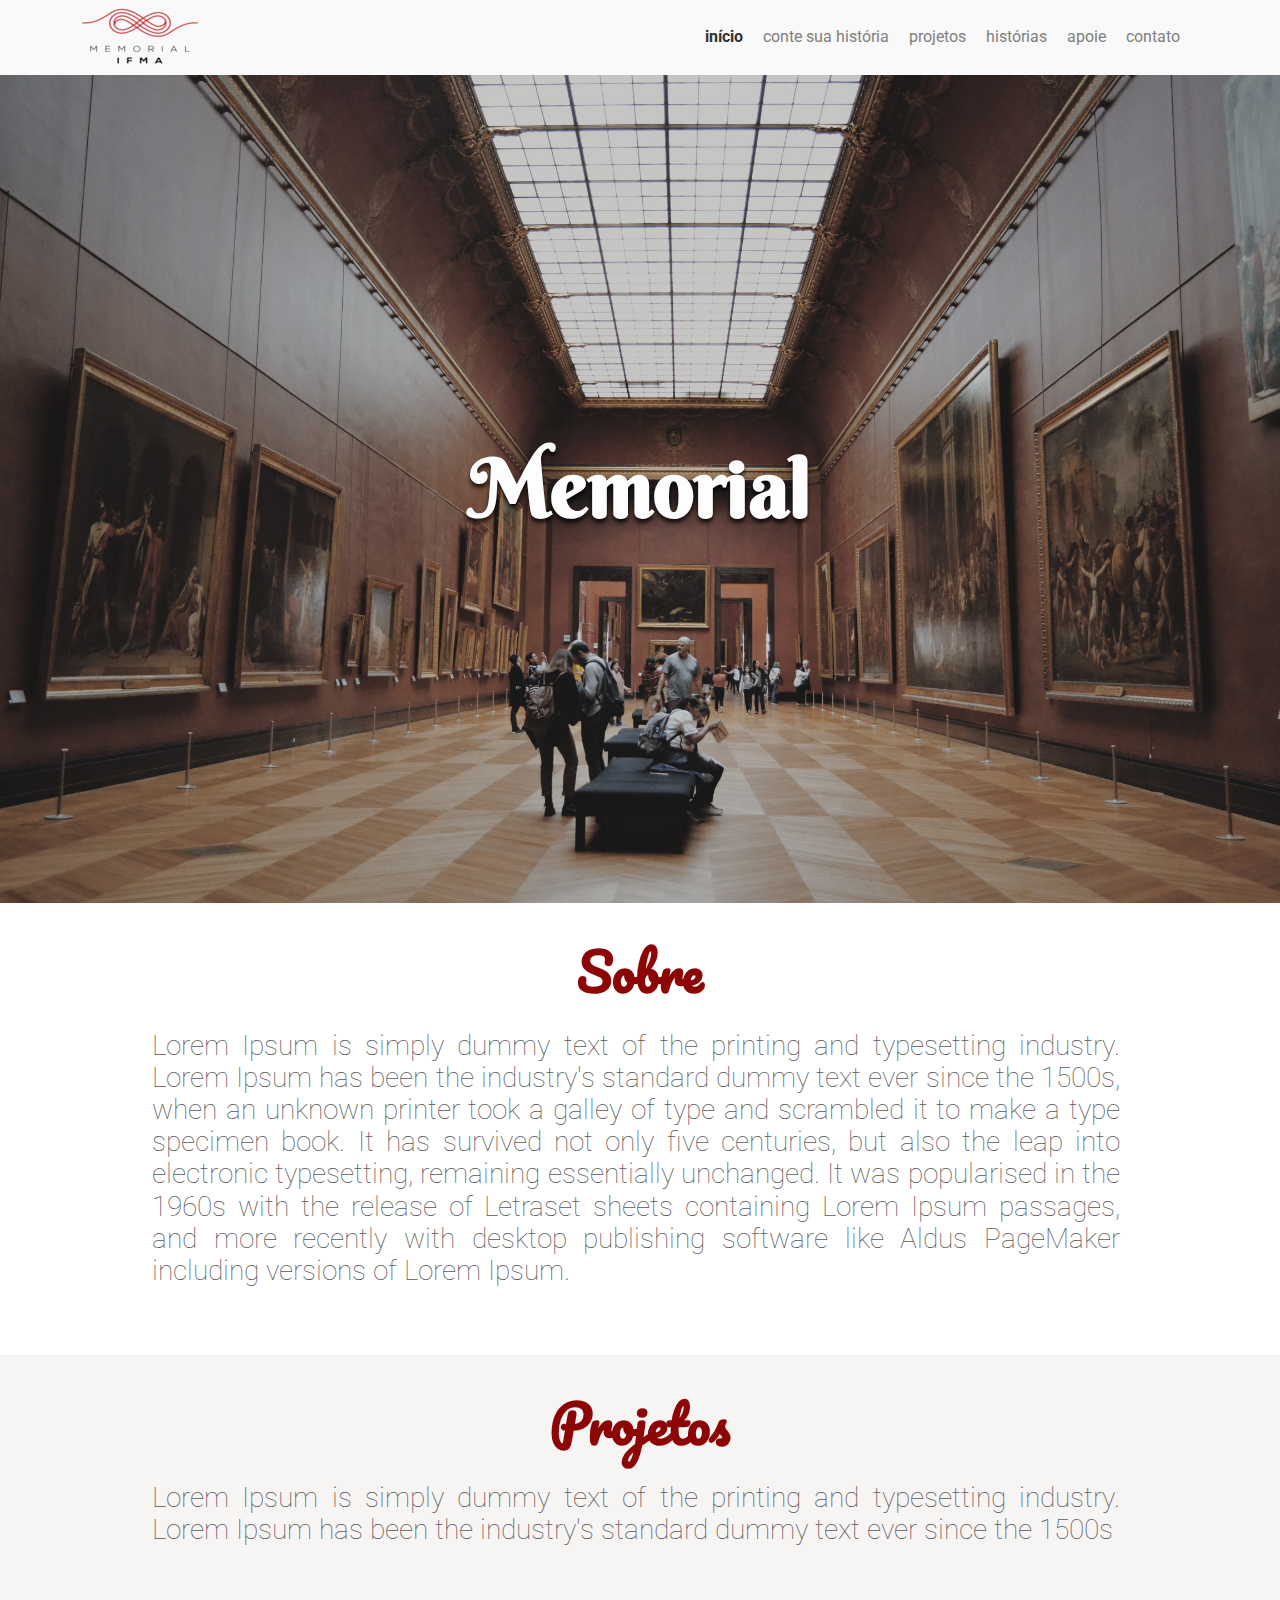
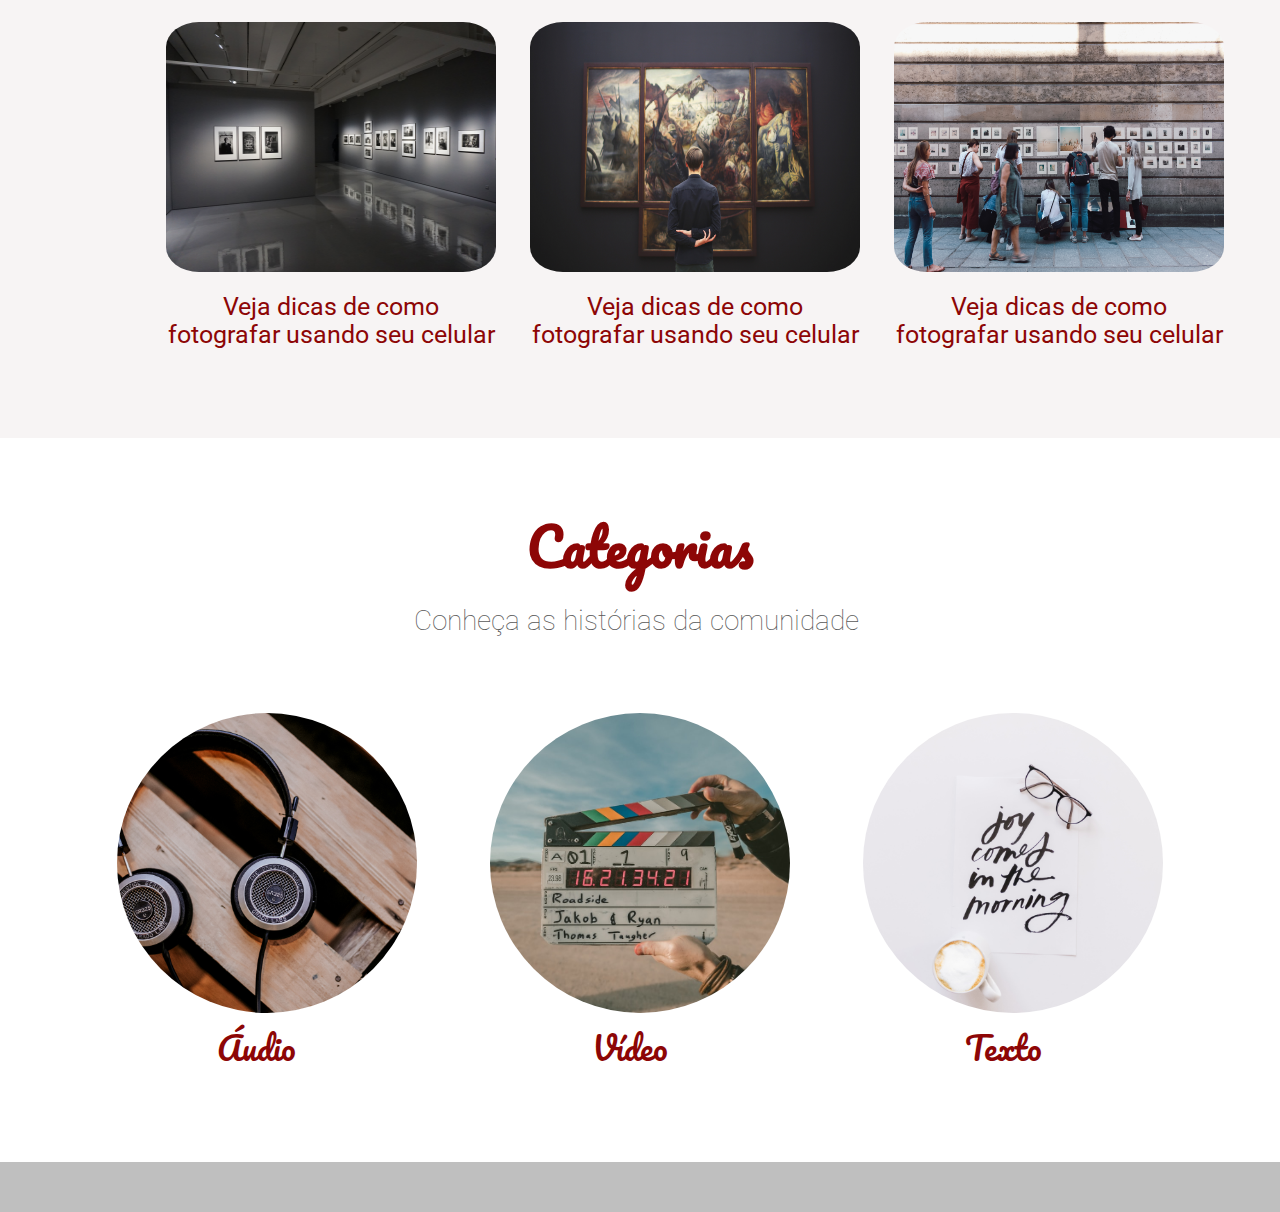
<file: index.html>
<!DOCTYPE html>
<html lang="en">
    <head>
        <link href="https://fonts.googleapis.com/css?family=Pacifico|Roboto:100,300,400,500,700,900" rel="stylesheet" />
        <meta charset="UTF-8" />
        <meta name="viewport" content="width=device-width, initial-scale=1.0" />
        <meta http-equiv="X-UA-Compatible" content="ie=edge" />
        <title>Memorial IFMA</title>
        <link href="./assets/css/normalize.css" rel="stylesheet" />
        <link href="./assets/css/reset.css" rel="stylesheet" />
        <link href="./assets/css/cabecalho.css" rel="stylesheet" />
        <link href="./assets/css/logo.css" rel="stylesheet" />
        <link href="./assets/css/menu/menu-lista.css" rel="stylesheet" />
        <link href="./assets/css/menu/menu-item.css" rel="stylesheet" />
        <link href="./assets/css/menu/menu-link.css" rel="stylesheet" />
        <link href="./assets/css/banner/banner.css" rel="stylesheet" />
        <link href="./assets/css/banner/banner-imagem.css" rel="stylesheet" />
        <link href="./assets/css/banner/banner-titulo.css" rel="stylesheet" />
        <link href="./assets/css/sobre/sobre.css" rel="stylesheet" />
        <link href="./assets/css/sobre/sobre-titulo.css" rel="stylesheet" />
        <link href="./assets/css/sobre/sobre-descricao.css" rel="stylesheet" />
        <link href="./assets/css/projetos/projeto.css" rel="stylesheet" />
        <link href="./assets/css/projetos/projeto-titulo.css" rel="stylesheet" />
        <link href="./assets/css/projetos/projeto-descricao.css" rel="stylesheet" />
        <link href="./assets/css/historias/historia.css" rel="stylesheet" />
        <link href="./assets/css/historias/historia-titulo.css" rel="stylesheet" />
        <link href="./assets/css/historias/historia-descricao.css" rel="stylesheet" />
        <link href="./assets/css/categorias.css" rel="stylesheet" />
        <link href="./assets/css/categorias/categoria.css" rel="stylesheet" />
        <link href="./assets/css/categorias/categoria-imagem.css" rel="stylesheet" />
        <link href="./assets/css/categorias/categoria-nome.css" rel="stylesheet" />
        <link href="./assets/css/categorias/categoria-funcao.css" rel="stylesheet" />
        <link href="./assets/css/categorias/categoria-link.css" rel="stylesheet" />
        <link href="./assets/css/destaques/destaque.css" rel="stylesheet" />
        <link href="./assets/css/destaques/destaque-imagem.css" rel="stylesheet" />
        <link href="./assets/css/destaques/destaque-nome.css" rel="stylesheet" />
        <link href="./assets/css/destaques/destaque-funcao.css" rel="stylesheet" />
        <link href="./assets/css/destaques/destaque-link.css" rel="stylesheet" />
        <link href="./assets/css/rodape.css" rel="stylesheet" />
    
        <!-- google font -->
    <link rel='stylesheet' href='http://fonts.googleapis.com/css?family=Kreon:300,400,700'>
    <link href="https://fonts.googleapis.com/css?family=Berkshire+Swash" rel="stylesheet">
    
    </head>
    <body>
        <header class="cabecalho">
            <img alt="IFMA" class="logo" src="./assets/img/logo.png" />
            <nav class="menu">
                <ul class="menu__lista">
                    <li class="menu__item"><a class="menu__link menu__link--ativo" href="index.html">Início</a></li>
                    <li class="menu__item"><a class="menu__link" href="conte-sua-historia.html">Conte sua História</a></li>
                    <li class="menu__item"><a class="menu__link" href="projetos.html">Projetos</a></li>
                    <li class="menu__item"><a class="menu__link" href="historias.html">Histórias</a></li>
                    <li class="menu__item"><a class="menu__link" href="apoie.html">Apoie</a></li>
                    <li class="menu__item"><a class="menu__link" href="contato.html">Contato</a></li>
                </ul>
            </nav>
        </header>
        <main class="container">
            <section class="banner">
                <div class="banner__imagem"></div>
                <h2 class="banner__titulo">Memorial</h2>
            </section>
            <section class="sobre">
                <h3 class="sobre__titulo">Sobre</h3>
                <p class="sobre__descricao">
                    Lorem Ipsum is simply dummy text of the printing and typesetting industry. Lorem Ipsum has been the industry's standard dummy text ever since the 1500s, 
                    when an unknown printer took a galley of type and scrambled it to make a type specimen book. It has survived not only five centuries, but also the leap into 
                    electronic typesetting, remaining essentially unchanged. It was popularised in the 1960s with the release of Letraset sheets containing Lorem Ipsum passages, 
                    and more recently with desktop publishing software like Aldus PageMaker including versions of Lorem Ipsum.
                </p>
            </section> <!--fim .secao sobre-->

            <section class="projeto">
                <h3 class="projeto__titulo">Projetos</h3>
                <p class="projeto__descricao">
                    Lorem Ipsum is simply dummy text of the printing and typesetting industry. Lorem Ipsum has been the industry's standard dummy text ever since the 1500s </p>
                <section class="destaques">
                    <div class="row">

                    <div class="destaque">
                      <a href="#" class="destaque__link">
                        <figure class="destaque__conteudo">
                          <img alt="Ferramentas de designer" class="destaque__imagem" src="./assets/img/destaques/1.jpg" />
                          <figcaption class="destaque__nome">
                            Veja dicas de como fotografar usando seu celular
                          </figcaption>
                        </figure>
                    </a>
                  </div>
                    
                    <div class="destaque">
                      <a href="#" class="destaque__link">
                        <figure class="destaque__conteudo">
                          <img alt="Ferramentas de designer" class="destaque__imagem" src="./assets/img/destaques/2.jpg" />
                          <figcaption class="destaque__nome">
                            Veja dicas de como fotografar usando seu celular
                          </figcaption>
                        </figure>
                      </a>
                    </div>

                    <div class="destaque">
                    <a href="#" class="destaque__link">
                        <figure class="destaque__conteudo">
                          <img alt="Ferramentas de designer" class="destaque__imagem" src="./assets/img/destaques/3.jpg" />
                          <figcaption class="destaque__nome">
                            Veja dicas de como fotografar usando seu celular
                          </figcaption>
                        </figure>
                      </a>
                    </div>
                
                  </section> <!--fim .secao Destaques-->
            </section><!--fim .projeto-->

            <section class="historia">
                <h3 class="historia__titulo">Categorias</h3>
                <p class="historia__descricao">Conheça as histórias da comunidade</p>
                <div class="categorias">
                    <div class="categoria">
                        <div class="categoria__imagem categoria__imagem--audio"></div>
                        <span class="categoria__nome"><a class="categoria__link" href="#">Áudio</a></span>
                    </div>
                    <div class="categoria">
                        <div class="categoria__imagem categoria__imagem--video"></div>
                        <span class="categoria__nome"><a class="categoria__link" href="#">Vídeo</a></span>
                    </div>
                    <div class="categoria">
                        <div class="categoria__imagem categoria__imagem--texto"></div>
                        <span class="categoria__nome"><a class="categoria__link" href="#">Texto</a></span>
                    </div>
                </div>
            </section>
        </main>
        <footer class="rodape">
            
        </footer>

    </body>
</html>
</file>
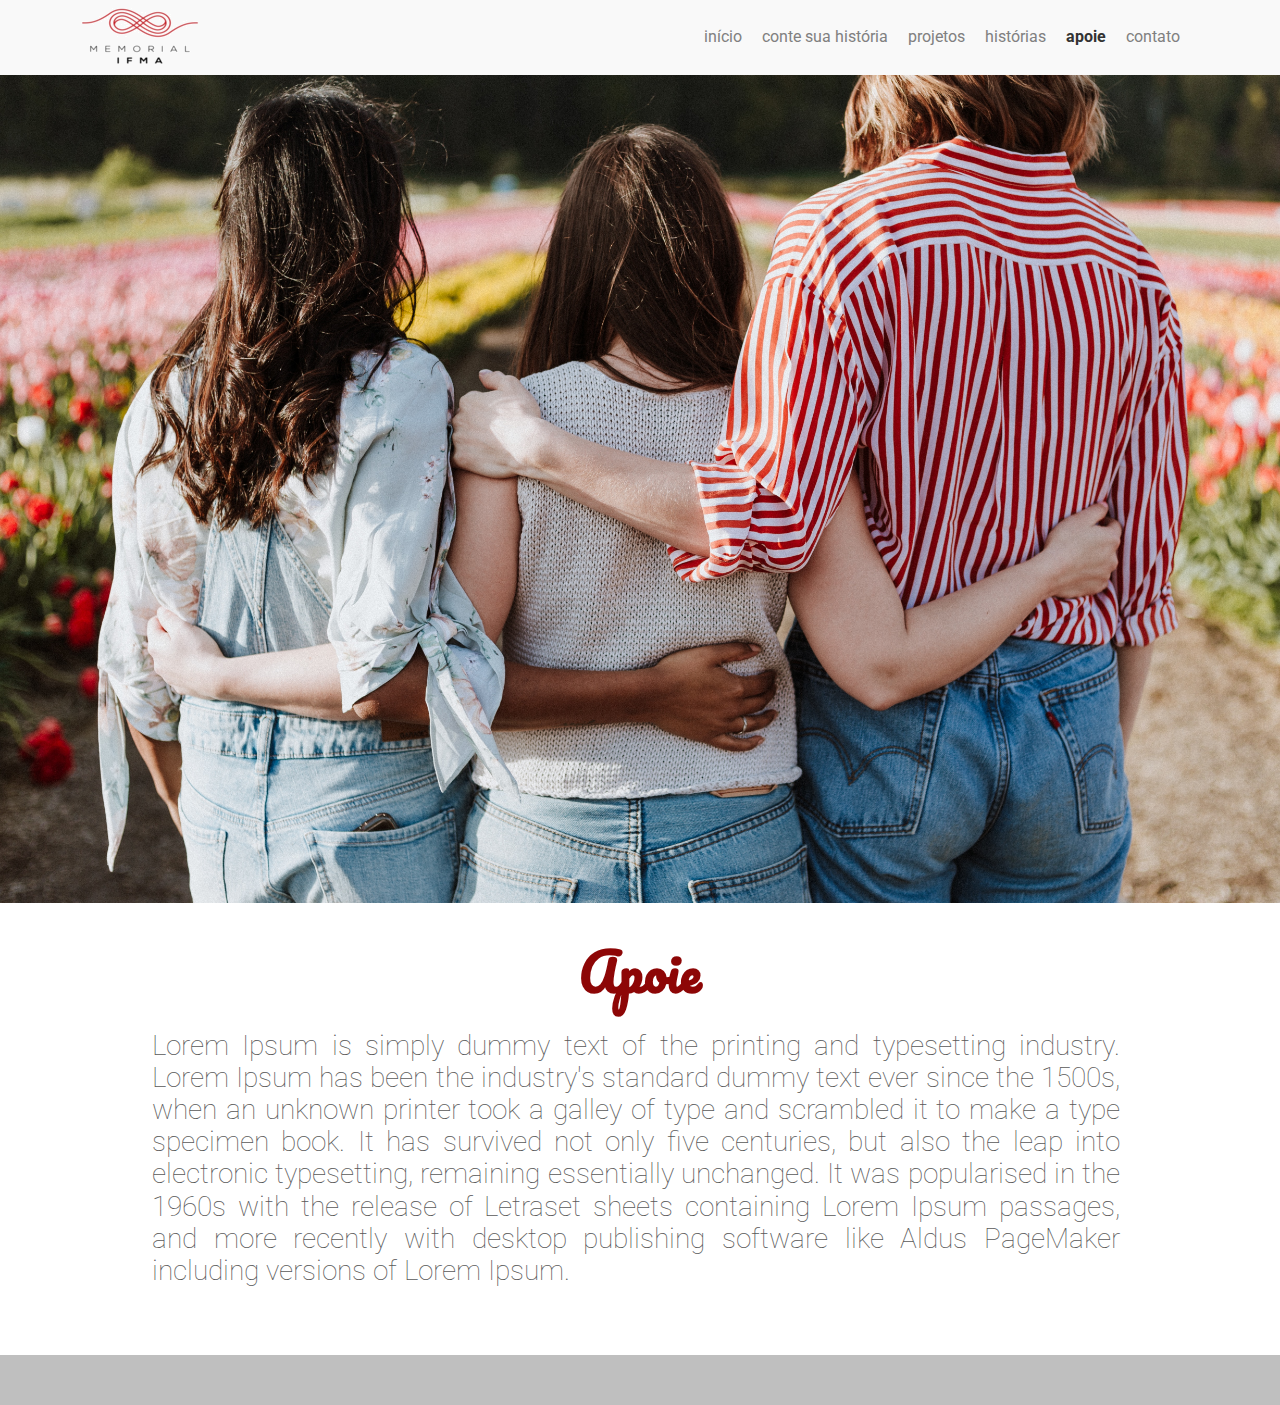
<file: apoie.html>
<!DOCTYPE html>
<html lang="en">
    <head>
        <link href="https://fonts.googleapis.com/css?family=Pacifico|Roboto:100,300,400,500,700,900" rel="stylesheet" />
        <meta charset="UTF-8" />
        <meta name="viewport" content="width=device-width, initial-scale=1.0" />
        <meta http-equiv="X-UA-Compatible" content="ie=edge" />
        <title>Memorial IFMA</title>
        <link href="./assets/css/normalize.css" rel="stylesheet" />
        <link href="./assets/css/reset.css" rel="stylesheet" />
        <link href="./assets/css/cabecalho.css" rel="stylesheet" />
        <link href="./assets/css/logo.css" rel="stylesheet" />
        <link href="./assets/css/menu/menu-lista.css" rel="stylesheet" />
        <link href="./assets/css/menu/menu-item.css" rel="stylesheet" />
        <link href="./assets/css/menu/menu-link.css" rel="stylesheet" />
        <link href="./assets/css/banner/banner.css" rel="stylesheet" />
        <link href="./assets/css/banner/banner-imagem-apoie.css" rel="stylesheet" />
        <link href="./assets/css/banner/banner-titulo.css" rel="stylesheet" />
        <link href="./assets/css/sobre/sobre.css" rel="stylesheet" />
        <link href="./assets/css/sobre/sobre-titulo.css" rel="stylesheet" />
        <link href="./assets/css/sobre/sobre-descricao.css" rel="stylesheet" />
        <link href="./assets/css/projetos/projeto.css" rel="stylesheet" />
        <link href="./assets/css/projetos/projeto-titulo.css" rel="stylesheet" />
        <link href="./assets/css/projetos/projeto-descricao.css" rel="stylesheet" />
        <link href="./assets/css/historias/historia.css" rel="stylesheet" />
        <link href="./assets/css/historias/historia-titulo.css" rel="stylesheet" />
        <link href="./assets/css/historias/historia-descricao.css" rel="stylesheet" />
        <link href="./assets/css/categorias.css" rel="stylesheet" />
        <link href="./assets/css/categorias/categoria.css" rel="stylesheet" />
        <link href="./assets/css/categorias/categoria-imagem.css" rel="stylesheet" />
        <link href="./assets/css/categorias/categoria-nome.css" rel="stylesheet" />
        <link href="./assets/css/categorias/categoria-funcao.css" rel="stylesheet" />
        <link href="./assets/css/categorias/categoria-link.css" rel="stylesheet" />
        <link href="./assets/css/destaques/destaque.css" rel="stylesheet" />
        <link href="./assets/css/destaques/destaque-imagem.css" rel="stylesheet" />
        <link href="./assets/css/destaques/destaque-nome.css" rel="stylesheet" />
        <link href="./assets/css/destaques/destaque-funcao.css" rel="stylesheet" />
        <link href="./assets/css/destaques/destaque-link.css" rel="stylesheet" />
        <link href="./assets/css/rodape.css" rel="stylesheet" />
    
        <!-- google font -->
    <link rel='stylesheet' href='http://fonts.googleapis.com/css?family=Kreon:300,400,700'>
    <link href="https://fonts.googleapis.com/css?family=Berkshire+Swash" rel="stylesheet">
    
    </head>
    <body>
        <header class="cabecalho">
            <img alt="IFMA" class="logo" src="./assets/img/logo.png" />
            <nav class="menu">
                <ul class="menu__lista">
                    <li class="menu__item"><a class="menu__link" href="index.html">Início</a></li>
                    <li class="menu__item"><a class="menu__link" href="conte-sua-historia.html">Conte sua História</a></li>
                    <li class="menu__item"><a class="menu__link" href="projetos.html">Projetos</a></li>
                    <li class="menu__item"><a class="menu__link" href="historias.html">Histórias</a></li>
                    <li class="menu__item"><a class="menu__link menu__link--ativo" href="apoie.html">Apoie</a></li>
                    <li class="menu__item"><a class="menu__link" href="contato.html">Contato</a></li>
                </ul>
            </nav>
        </header>
        <main class="container">
            <section class="banner">
                <div class="banner__imagem__a"></div>
            </section>
            <section class="sobre">
                <h3 class="sobre__titulo">Apoie</h3>
                <p class="sobre__descricao">
                    Lorem Ipsum is simply dummy text of the printing and typesetting industry. Lorem Ipsum has been the industry's standard dummy text ever since the 1500s, 
                    when an unknown printer took a galley of type and scrambled it to make a type specimen book. It has survived not only five centuries, but also the leap into 
                    electronic typesetting, remaining essentially unchanged. It was popularised in the 1960s with the release of Letraset sheets containing Lorem Ipsum passages, 
                    and more recently with desktop publishing software like Aldus PageMaker including versions of Lorem Ipsum.
                </p>
            </section> <!--fim .secao sobre-->

        </main>
        <footer class="rodape">
            
        </footer>

    </body>
</html>
</file>
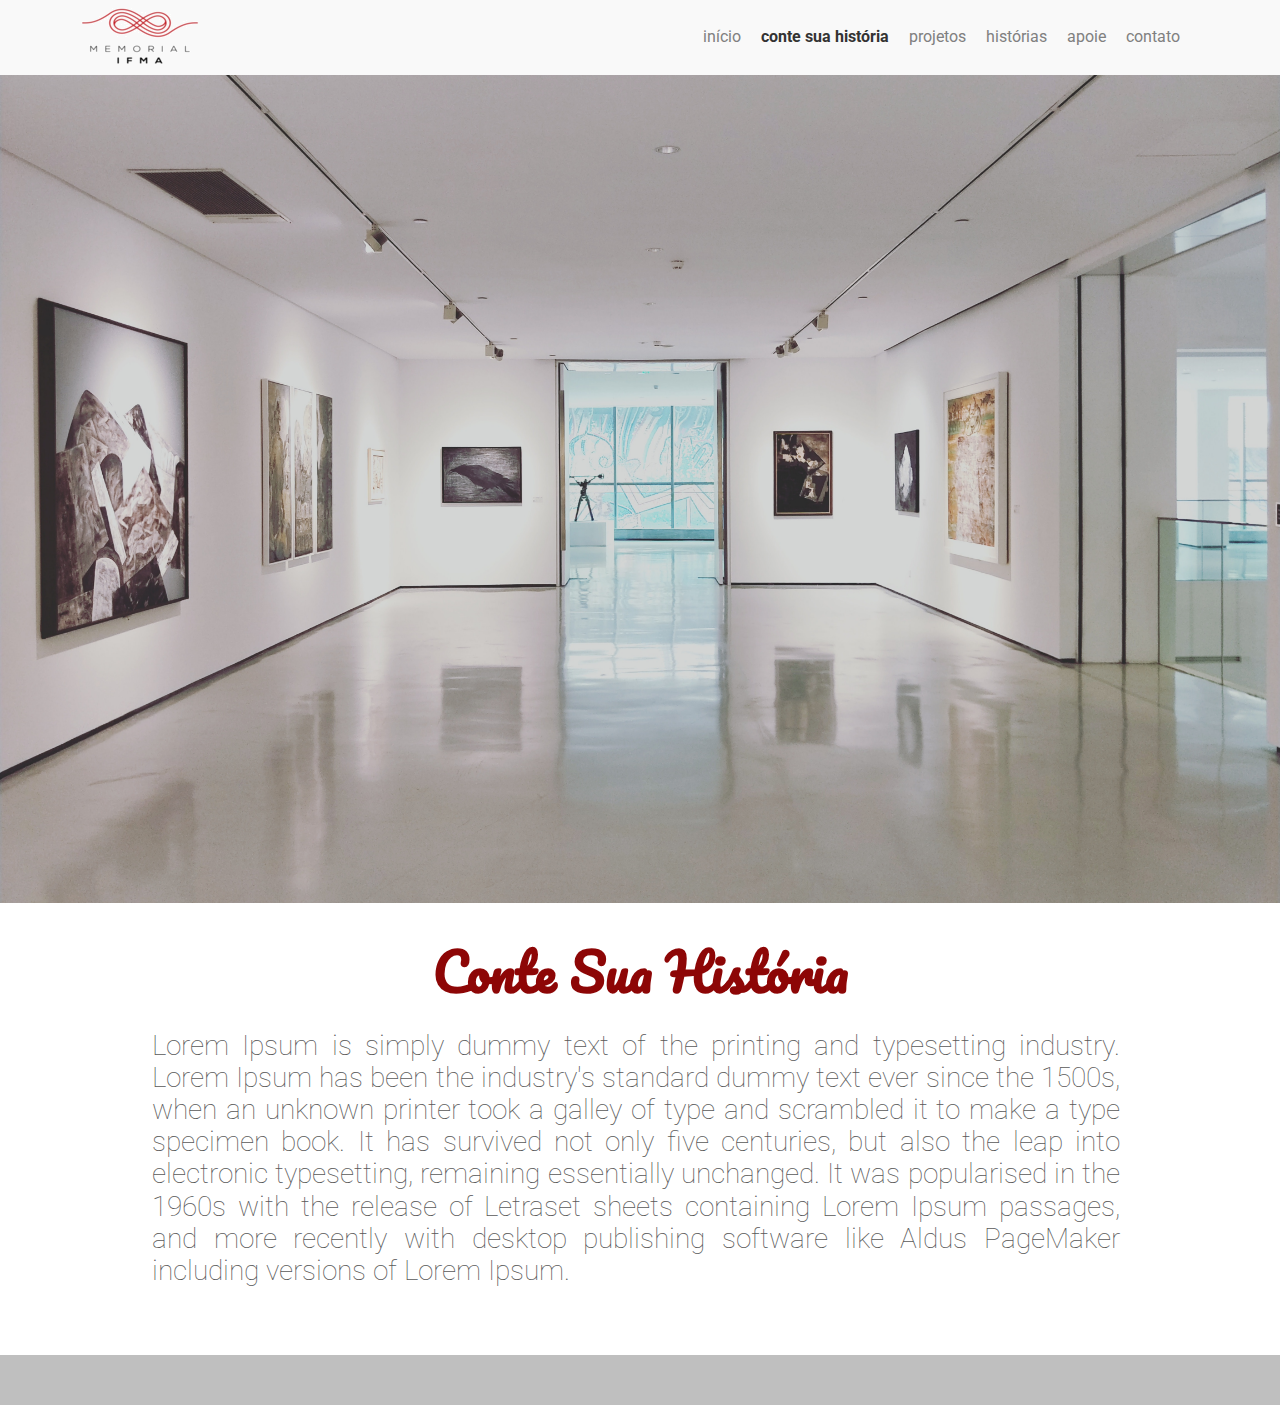
<file: conte-sua-historia.html>
<!DOCTYPE html>
<html lang="en">
    <head>
        <link href="https://fonts.googleapis.com/css?family=Pacifico|Roboto:100,300,400,500,700,900" rel="stylesheet" />
        <meta charset="UTF-8" />
        <meta name="viewport" content="width=device-width, initial-scale=1.0" />
        <meta http-equiv="X-UA-Compatible" content="ie=edge" />
        <title>Memorial IFMA</title>
        <link href="./assets/css/normalize.css" rel="stylesheet" />
        <link href="./assets/css/reset.css" rel="stylesheet" />
        <link href="./assets/css/cabecalho.css" rel="stylesheet" />
        <link href="./assets/css/logo.css" rel="stylesheet" />
        <link href="./assets/css/menu/menu-lista.css" rel="stylesheet" />
        <link href="./assets/css/menu/menu-item.css" rel="stylesheet" />
        <link href="./assets/css/menu/menu-link.css" rel="stylesheet" />
        <link href="./assets/css/banner/banner.css" rel="stylesheet" />
        <link href="./assets/css/banner/banner-imagem-conte-sua-historia.css" rel="stylesheet" />
        <link href="./assets/css/banner/banner-titulo.css" rel="stylesheet" />
        <link href="./assets/css/sobre/sobre.css" rel="stylesheet" />
        <link href="./assets/css/sobre/sobre-titulo.css" rel="stylesheet" />
        <link href="./assets/css/sobre/sobre-descricao.css" rel="stylesheet" />
        <link href="./assets/css/projetos/projeto.css" rel="stylesheet" />
        <link href="./assets/css/projetos/projeto-titulo.css" rel="stylesheet" />
        <link href="./assets/css/projetos/projeto-descricao.css" rel="stylesheet" />
        <link href="./assets/css/historias/historia.css" rel="stylesheet" />
        <link href="./assets/css/historias/historia-titulo.css" rel="stylesheet" />
        <link href="./assets/css/historias/historia-descricao.css" rel="stylesheet" />
        <link href="./assets/css/categorias.css" rel="stylesheet" />
        <link href="./assets/css/categorias/categoria.css" rel="stylesheet" />
        <link href="./assets/css/categorias/categoria-imagem.css" rel="stylesheet" />
        <link href="./assets/css/categorias/categoria-nome.css" rel="stylesheet" />
        <link href="./assets/css/categorias/categoria-funcao.css" rel="stylesheet" />
        <link href="./assets/css/categorias/categoria-link.css" rel="stylesheet" />
        <link href="./assets/css/destaques/destaque.css" rel="stylesheet" />
        <link href="./assets/css/destaques/destaque-imagem.css" rel="stylesheet" />
        <link href="./assets/css/destaques/destaque-nome.css" rel="stylesheet" />
        <link href="./assets/css/destaques/destaque-funcao.css" rel="stylesheet" />
        <link href="./assets/css/destaques/destaque-link.css" rel="stylesheet" />
        <link href="./assets/css/rodape.css" rel="stylesheet" />
    
        <!-- google font -->
    <link rel='stylesheet' href='http://fonts.googleapis.com/css?family=Kreon:300,400,700'>
    <link href="https://fonts.googleapis.com/css?family=Berkshire+Swash" rel="stylesheet">
    
    </head>
    <body>
        <header class="cabecalho">
            <img alt="IFMA" class="logo" src="./assets/img/logo.png" />
            <nav class="menu">
                <ul class="menu__lista">
                    <li class="menu__item"><a class="menu__link" href="index.html">Início</a></li>
                    <li class="menu__item"><a class="menu__link menu__link--ativo" href="conte-sua-historia.html">Conte sua História</a></li>
                    <li class="menu__item"><a class="menu__link" href="projetos.html">Projetos</a></li>
                    <li class="menu__item"><a class="menu__link" href="historias.html">Histórias</a></li>
                    <li class="menu__item"><a class="menu__link" href="apoie.html">Apoie</a></li>
                    <li class="menu__item"><a class="menu__link" href="contato.html">Contato</a></li>
                </ul>
            </nav>
        </header>
        <main class="container">
            <section class="banner">
                <div class="banner__imagem__ch"></div>
            </section>
            <section class="sobre">
                <h3 class="sobre__titulo">Conte Sua História</h3>
                <p class="sobre__descricao">
                    Lorem Ipsum is simply dummy text of the printing and typesetting industry. Lorem Ipsum has been the industry's standard dummy text ever since the 1500s, 
                    when an unknown printer took a galley of type and scrambled it to make a type specimen book. It has survived not only five centuries, but also the leap into 
                    electronic typesetting, remaining essentially unchanged. It was popularised in the 1960s with the release of Letraset sheets containing Lorem Ipsum passages, 
                    and more recently with desktop publishing software like Aldus PageMaker including versions of Lorem Ipsum.     
                </p>
            </section> <!--fim .secao sobre-->

        </main>
        <footer class="rodape">
            
        </footer>

    </body>
</html>
</file>
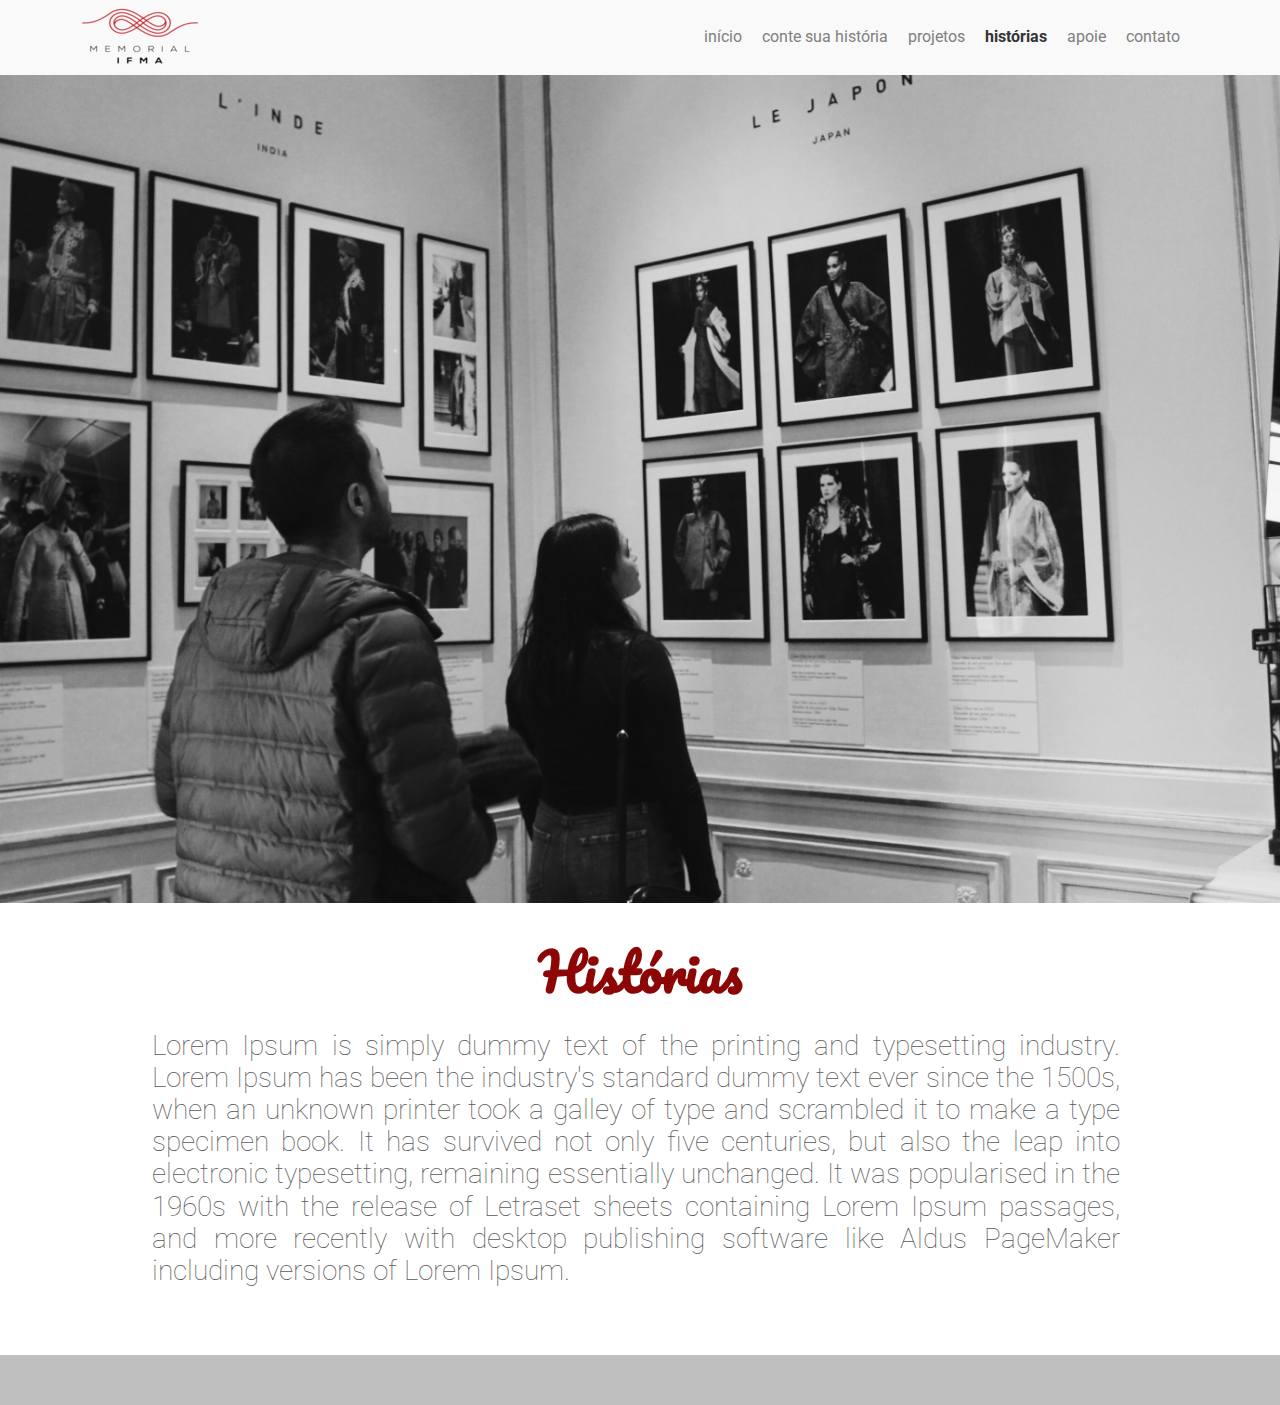
<file: historias.html>
<!DOCTYPE html>
<html lang="en">
    <head>
        <link href="https://fonts.googleapis.com/css?family=Pacifico|Roboto:100,300,400,500,700,900" rel="stylesheet" />
        <meta charset="UTF-8" />
        <meta name="viewport" content="width=device-width, initial-scale=1.0" />
        <meta http-equiv="X-UA-Compatible" content="ie=edge" />
        <title>Memorial IFMA</title>
        <link href="./assets/css/normalize.css" rel="stylesheet" />
        <link href="./assets/css/reset.css" rel="stylesheet" />
        <link href="./assets/css/cabecalho.css" rel="stylesheet" />
        <link href="./assets/css/logo.css" rel="stylesheet" />
        <link href="./assets/css/menu/menu-lista.css" rel="stylesheet" />
        <link href="./assets/css/menu/menu-item.css" rel="stylesheet" />
        <link href="./assets/css/menu/menu-link.css" rel="stylesheet" />
        <link href="./assets/css/banner/banner.css" rel="stylesheet" />
        <link href="./assets/css/banner/banner-imagem-historias.css" rel="stylesheet" />
        <link href="./assets/css/banner/banner-titulo.css" rel="stylesheet" />
        <link href="./assets/css/sobre/sobre.css" rel="stylesheet" />
        <link href="./assets/css/sobre/sobre-titulo.css" rel="stylesheet" />
        <link href="./assets/css/sobre/sobre-descricao.css" rel="stylesheet" />
        <link href="./assets/css/projetos/projeto.css" rel="stylesheet" />
        <link href="./assets/css/projetos/projeto-titulo.css" rel="stylesheet" />
        <link href="./assets/css/projetos/projeto-descricao.css" rel="stylesheet" />
        <link href="./assets/css/historias/historia.css" rel="stylesheet" />
        <link href="./assets/css/historias/historia-titulo.css" rel="stylesheet" />
        <link href="./assets/css/historias/historia-descricao.css" rel="stylesheet" />
        <link href="./assets/css/categorias.css" rel="stylesheet" />
        <link href="./assets/css/categorias/categoria.css" rel="stylesheet" />
        <link href="./assets/css/categorias/categoria-imagem.css" rel="stylesheet" />
        <link href="./assets/css/categorias/categoria-nome.css" rel="stylesheet" />
        <link href="./assets/css/categorias/categoria-funcao.css" rel="stylesheet" />
        <link href="./assets/css/categorias/categoria-link.css" rel="stylesheet" />
        <link href="./assets/css/destaques/destaque.css" rel="stylesheet" />
        <link href="./assets/css/destaques/destaque-imagem.css" rel="stylesheet" />
        <link href="./assets/css/destaques/destaque-nome.css" rel="stylesheet" />
        <link href="./assets/css/destaques/destaque-funcao.css" rel="stylesheet" />
        <link href="./assets/css/destaques/destaque-link.css" rel="stylesheet" />
        <link href="./assets/css/rodape.css" rel="stylesheet" />
    
        <!-- google font -->
    <link rel='stylesheet' href='http://fonts.googleapis.com/css?family=Kreon:300,400,700'>
    <link href="https://fonts.googleapis.com/css?family=Berkshire+Swash" rel="stylesheet">
    
    </head>
    <body>
        <header class="cabecalho">
            <img alt="IFMA" class="logo" src="./assets/img/logo.png" />
            <nav class="menu">
                <ul class="menu__lista">
                    <li class="menu__item"><a class="menu__link" href="index.html">Início</a></li>
                    <li class="menu__item"><a class="menu__link" href="conte-sua-historia.html">Conte sua História</a></li>
                    <li class="menu__item"><a class="menu__link" href="projetos.html">Projetos</a></li>
                    <li class="menu__item"><a class="menu__link menu__link--ativo" href="historias.html">Histórias</a></li>
                    <li class="menu__item"><a class="menu__link" href="apoie.html">Apoie</a></li>
                    <li class="menu__item"><a class="menu__link" href="contato.html">Contato</a></li>
                </ul>
            </nav>
        </header>
        <main class="container">
            <section class="banner">
                <div class="banner__imagem__h"></div>
            </section>
            <section class="sobre">
                <h3 class="sobre__titulo">Histórias</h3>
                <p class="sobre__descricao">
                    Lorem Ipsum is simply dummy text of the printing and typesetting industry. Lorem Ipsum has been the industry's standard dummy text ever since the 1500s, 
                    when an unknown printer took a galley of type and scrambled it to make a type specimen book. It has survived not only five centuries, but also the leap into 
                    electronic typesetting, remaining essentially unchanged. It was popularised in the 1960s with the release of Letraset sheets containing Lorem Ipsum passages, 
                    and more recently with desktop publishing software like Aldus PageMaker including versions of Lorem Ipsum.
                </p>
            </section> <!--fim .secao sobre-->


        </main>
        <footer class="rodape">
            
        </footer>

    </body>
</html>
</file>
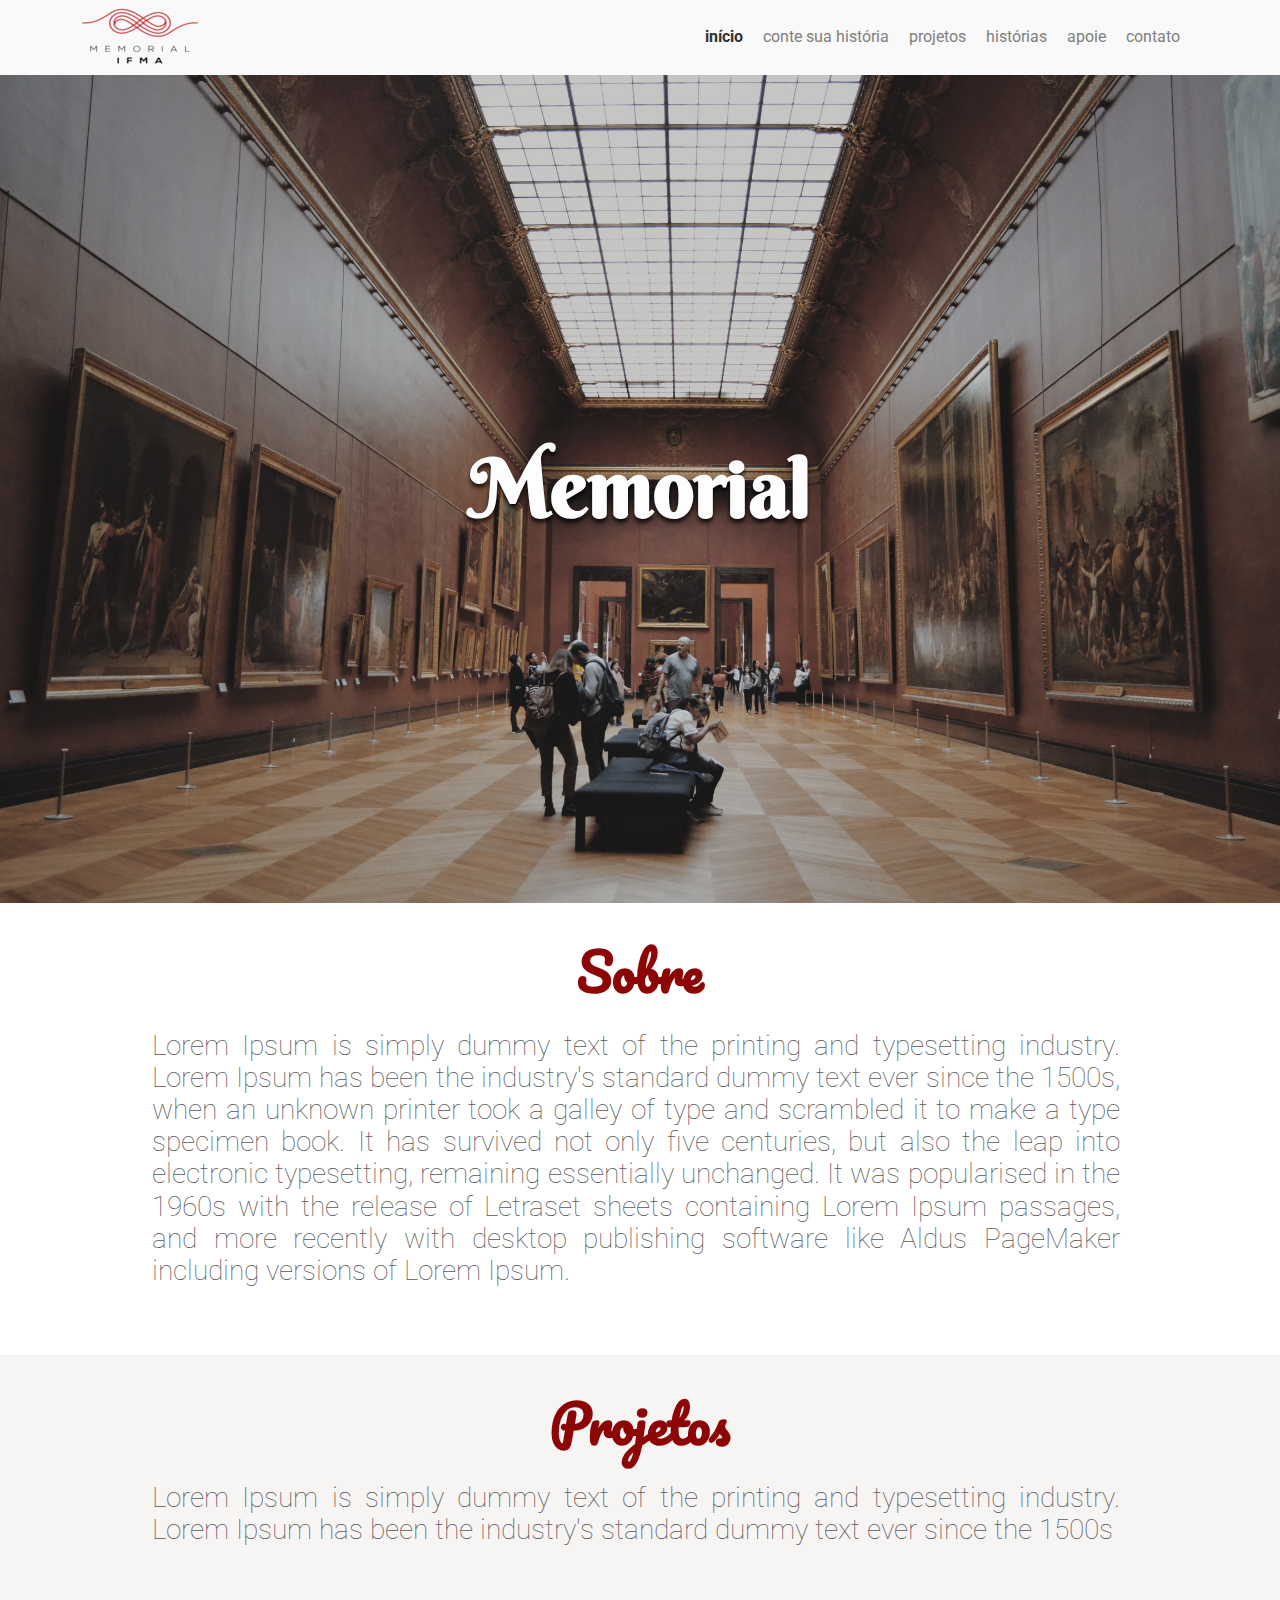
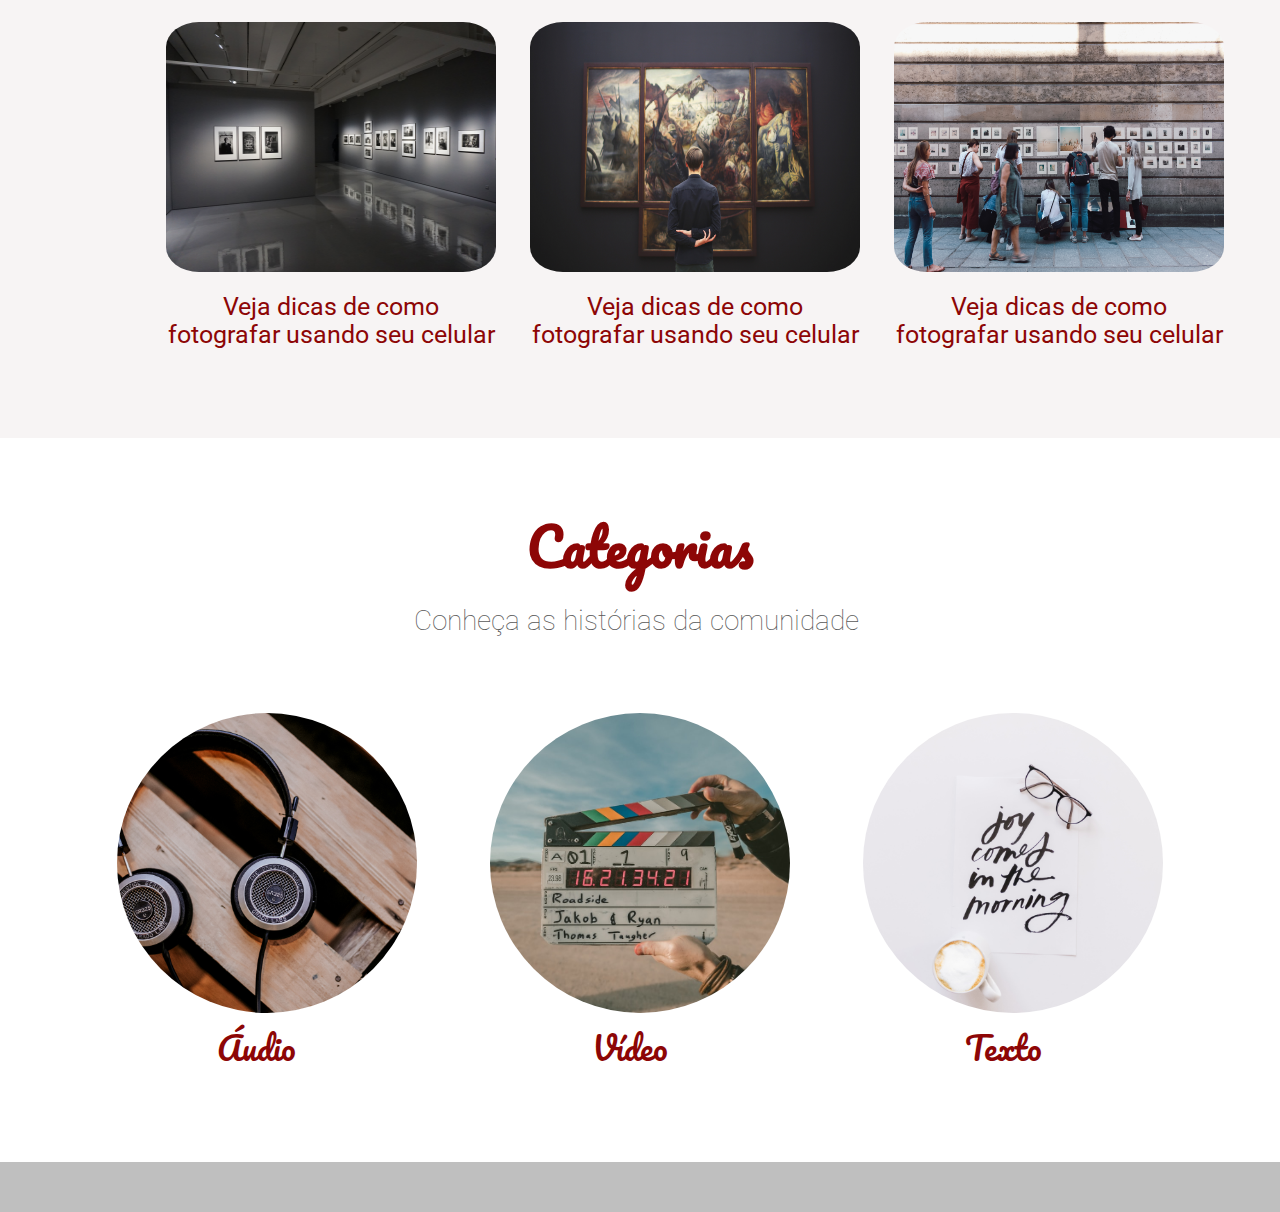
<file: inicio.html>
<!DOCTYPE html>
<html lang="en">
    <head>
        <link href="https://fonts.googleapis.com/css?family=Pacifico|Roboto:100,300,400,500,700,900" rel="stylesheet" />
        <meta charset="UTF-8" />
        <meta name="viewport" content="width=device-width, initial-scale=1.0" />
        <meta http-equiv="X-UA-Compatible" content="ie=edge" />
        <title>Memorial IFMA</title>
        <link href="./assets/css/normalize.css" rel="stylesheet" />
        <link href="./assets/css/reset.css" rel="stylesheet" />
        <link href="./assets/css/cabecalho.css" rel="stylesheet" />
        <link href="./assets/css/logo.css" rel="stylesheet" />
        <link href="./assets/css/menu/menu-lista.css" rel="stylesheet" />
        <link href="./assets/css/menu/menu-item.css" rel="stylesheet" />
        <link href="./assets/css/menu/menu-link.css" rel="stylesheet" />
        <link href="./assets/css/banner/banner.css" rel="stylesheet" />
        <link href="./assets/css/banner/banner-imagem.css" rel="stylesheet" />
        <link href="./assets/css/banner/banner-titulo.css" rel="stylesheet" />
        <link href="./assets/css/sobre/sobre.css" rel="stylesheet" />
        <link href="./assets/css/sobre/sobre-titulo.css" rel="stylesheet" />
        <link href="./assets/css/sobre/sobre-descricao.css" rel="stylesheet" />
        <link href="./assets/css/projetos/projeto.css" rel="stylesheet" />
        <link href="./assets/css/projetos/projeto-titulo.css" rel="stylesheet" />
        <link href="./assets/css/projetos/projeto-descricao.css" rel="stylesheet" />
        <link href="./assets/css/historias/historia.css" rel="stylesheet" />
        <link href="./assets/css/historias/historia-titulo.css" rel="stylesheet" />
        <link href="./assets/css/historias/historia-descricao.css" rel="stylesheet" />
        <link href="./assets/css/categorias.css" rel="stylesheet" />
        <link href="./assets/css/categorias/categoria.css" rel="stylesheet" />
        <link href="./assets/css/categorias/categoria-imagem.css" rel="stylesheet" />
        <link href="./assets/css/categorias/categoria-nome.css" rel="stylesheet" />
        <link href="./assets/css/categorias/categoria-funcao.css" rel="stylesheet" />
        <link href="./assets/css/categorias/categoria-link.css" rel="stylesheet" />
        <link href="./assets/css/destaques/destaque.css" rel="stylesheet" />
        <link href="./assets/css/destaques/destaque-imagem.css" rel="stylesheet" />
        <link href="./assets/css/destaques/destaque-nome.css" rel="stylesheet" />
        <link href="./assets/css/destaques/destaque-funcao.css" rel="stylesheet" />
        <link href="./assets/css/destaques/destaque-link.css" rel="stylesheet" />
        <link href="./assets/css/rodape.css" rel="stylesheet" />
    
        <!-- google font -->
    <link rel='stylesheet' href='http://fonts.googleapis.com/css?family=Kreon:300,400,700'>
    <link href="https://fonts.googleapis.com/css?family=Berkshire+Swash" rel="stylesheet">
    
    </head>
    <body>
        <header class="cabecalho">
            <img alt="IFMA" class="logo" src="./assets/img/logo.png" />
            <nav class="menu">
                <ul class="menu__lista">
                    <li class="menu__item"><a class="menu__link menu__link--ativo" href="inicio.html">Início</a></li>
                    <li class="menu__item"><a class="menu__link" href="conte-sua-historia.html">Conte sua História</a></li>
                    <li class="menu__item"><a class="menu__link" href="projetos.html">Projetos</a></li>
                    <li class="menu__item"><a class="menu__link" href="historias.html">Histórias</a></li>
                    <li class="menu__item"><a class="menu__link" href="apoie.html">Apoie</a></li>
                    <li class="menu__item"><a class="menu__link" href="contato.html">Contato</a></li>
                </ul>
            </nav>
        </header>
        <main class="container">
            <section class="banner">
                <div class="banner__imagem"></div>
                <h2 class="banner__titulo">Memorial</h2>
            </section>
            <section class="sobre">
                <h3 class="sobre__titulo">Sobre</h3>
                <p class="sobre__descricao">
                    Lorem Ipsum is simply dummy text of the printing and typesetting industry. Lorem Ipsum has been the industry's standard dummy text ever since the 1500s, 
                    when an unknown printer took a galley of type and scrambled it to make a type specimen book. It has survived not only five centuries, but also the leap into 
                    electronic typesetting, remaining essentially unchanged. It was popularised in the 1960s with the release of Letraset sheets containing Lorem Ipsum passages, 
                    and more recently with desktop publishing software like Aldus PageMaker including versions of Lorem Ipsum.
                </p>
            </section> <!--fim .secao sobre-->

            <section class="projeto">
                <h3 class="projeto__titulo">Projetos</h3>
                <p class="projeto__descricao">
                    Lorem Ipsum is simply dummy text of the printing and typesetting industry. Lorem Ipsum has been the industry's standard dummy text ever since the 1500s </p>
                <section class="destaques">
                    <div class="row">

                    <div class="destaque">
                      <a href="#" class="destaque__link">
                        <figure class="destaque__conteudo">
                          <img alt="Ferramentas de designer" class="destaque__imagem" src="./assets/img/destaques/1.jpg" />
                          <figcaption class="destaque__nome">
                            Veja dicas de como fotografar usando seu celular
                          </figcaption>
                        </figure>
                    </a>
                  </div>
                    
                    <div class="destaque">
                      <a href="#" class="destaque__link">
                        <figure class="destaque__conteudo">
                          <img alt="Ferramentas de designer" class="destaque__imagem" src="./assets/img/destaques/2.jpg" />
                          <figcaption class="destaque__nome">
                            Veja dicas de como fotografar usando seu celular
                          </figcaption>
                        </figure>
                      </a>
                    </div>

                    <div class="destaque">
                    <a href="#" class="destaque__link">
                        <figure class="destaque__conteudo">
                          <img alt="Ferramentas de designer" class="destaque__imagem" src="./assets/img/destaques/3.jpg" />
                          <figcaption class="destaque__nome">
                            Veja dicas de como fotografar usando seu celular
                          </figcaption>
                        </figure>
                      </a>
                    </div>
                
                  </section> <!--fim .secao Destaques-->
            </section><!--fim .projeto-->

            <section class="historia">
                <h3 class="historia__titulo">Categorias</h3>
                <p class="historia__descricao">Conheça as histórias da comunidade</p>
                <div class="categorias">
                    <div class="categoria">
                        <div class="categoria__imagem categoria__imagem--audio"></div>
                        <span class="categoria__nome"><a class="categoria__link" href="#">Áudio</a></span>
                    </div>
                    <div class="categoria">
                        <div class="categoria__imagem categoria__imagem--video"></div>
                        <span class="categoria__nome"><a class="categoria__link" href="#">Vídeo</a></span>
                    </div>
                    <div class="categoria">
                        <div class="categoria__imagem categoria__imagem--texto"></div>
                        <span class="categoria__nome"><a class="categoria__link" href="#">Texto</a></span>
                    </div>
                </div>
            </section>
        </main>
        <footer class="rodape">
            
        </footer>

    </body>
</html>
</file>
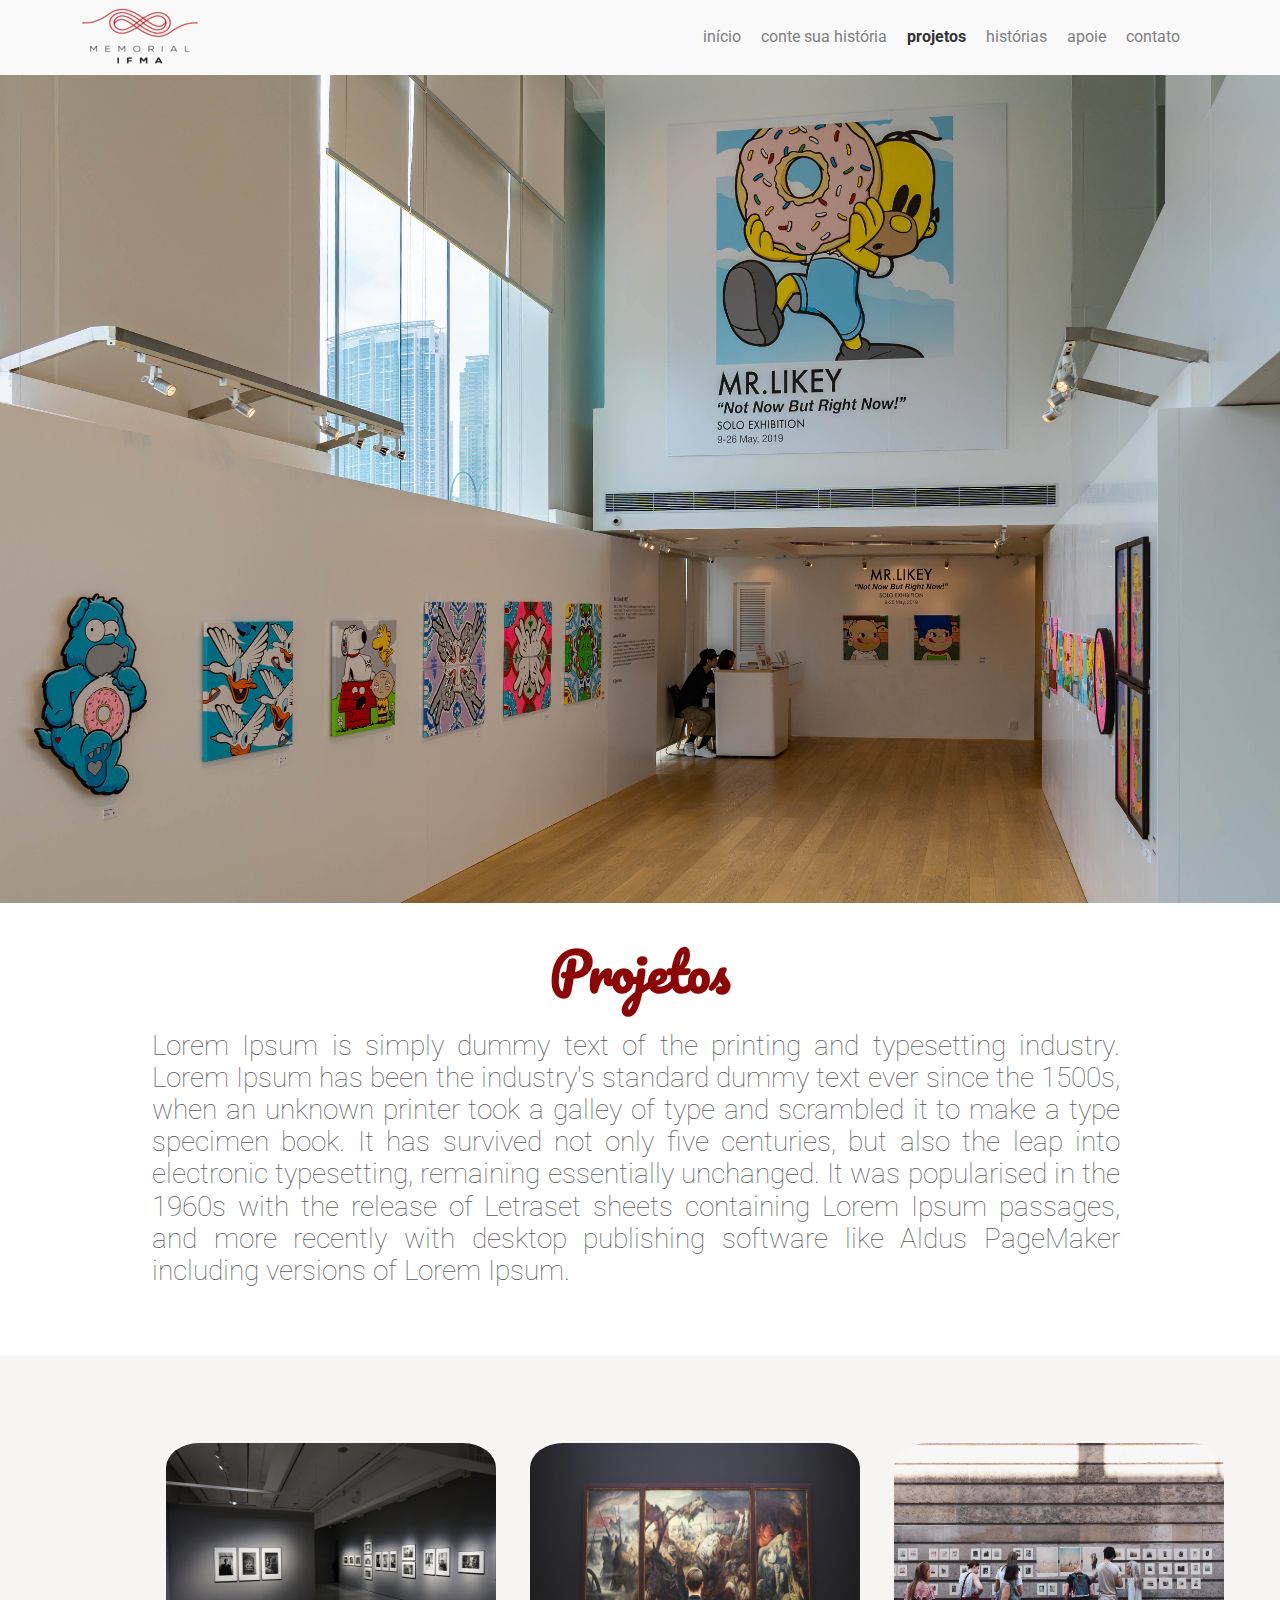
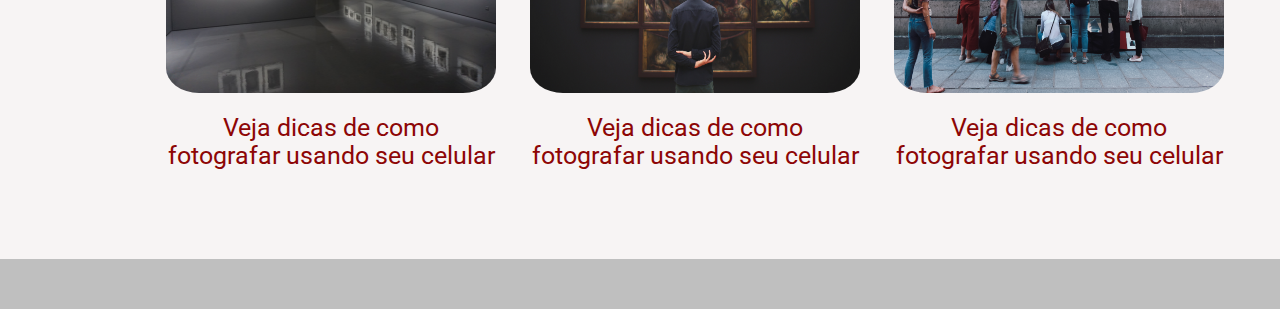
<file: projetos.html>
<!DOCTYPE html>
<html lang="en">
    <head>
        <link href="https://fonts.googleapis.com/css?family=Pacifico|Roboto:100,300,400,500,700,900" rel="stylesheet" />
        <meta charset="UTF-8" />
        <meta name="viewport" content="width=device-width, initial-scale=1.0" />
        <meta http-equiv="X-UA-Compatible" content="ie=edge" />
        <title>Memorial IFMA</title>
        <link href="./assets/css/normalize.css" rel="stylesheet" />
        <link href="./assets/css/reset.css" rel="stylesheet" />
        <link href="./assets/css/cabecalho.css" rel="stylesheet" />
        <link href="./assets/css/logo.css" rel="stylesheet" />
        <link href="./assets/css/menu/menu-lista.css" rel="stylesheet" />
        <link href="./assets/css/menu/menu-item.css" rel="stylesheet" />
        <link href="./assets/css/menu/menu-link.css" rel="stylesheet" />
        <link href="./assets/css/banner/banner.css" rel="stylesheet" />
        <link href="./assets/css/banner/banner-imagem-projetos.css" rel="stylesheet" />
        <link href="./assets/css/banner/banner-titulo.css" rel="stylesheet" />
        <link href="./assets/css/sobre/sobre.css" rel="stylesheet" />
        <link href="./assets/css/sobre/sobre-titulo.css" rel="stylesheet" />
        <link href="./assets/css/sobre/sobre-descricao.css" rel="stylesheet" />
        <link href="./assets/css/projetos/projeto.css" rel="stylesheet" />
        <link href="./assets/css/projetos/projeto-titulo.css" rel="stylesheet" />
        <link href="./assets/css/projetos/projeto-descricao.css" rel="stylesheet" />
        <link href="./assets/css/historias/historia.css" rel="stylesheet" />
        <link href="./assets/css/historias/historia-titulo.css" rel="stylesheet" />
        <link href="./assets/css/historias/historia-descricao.css" rel="stylesheet" />
        <link href="./assets/css/categorias.css" rel="stylesheet" />
        <link href="./assets/css/categorias/categoria.css" rel="stylesheet" />
        <link href="./assets/css/categorias/categoria-imagem.css" rel="stylesheet" />
        <link href="./assets/css/categorias/categoria-nome.css" rel="stylesheet" />
        <link href="./assets/css/categorias/categoria-funcao.css" rel="stylesheet" />
        <link href="./assets/css/categorias/categoria-link.css" rel="stylesheet" />
        <link href="./assets/css/destaques/destaque.css" rel="stylesheet" />
        <link href="./assets/css/destaques/destaque-imagem.css" rel="stylesheet" />
        <link href="./assets/css/destaques/destaque-nome.css" rel="stylesheet" />
        <link href="./assets/css/destaques/destaque-funcao.css" rel="stylesheet" />
        <link href="./assets/css/destaques/destaque-link.css" rel="stylesheet" />
        <link href="./assets/css/rodape.css" rel="stylesheet" />
    
        <!-- google font -->
    <link rel='stylesheet' href='http://fonts.googleapis.com/css?family=Kreon:300,400,700'>
    <link href="https://fonts.googleapis.com/css?family=Berkshire+Swash" rel="stylesheet">
    
    </head>
    <body>
        <header class="cabecalho">
            <img alt="IFMA" class="logo" src="./assets/img/logo.png" />
            <nav class="menu">
                <ul class="menu__lista">
                    <li class="menu__item"><a class="menu__link" href="index.html">Início</a></li>
                    <li class="menu__item"><a class="menu__link" href="conte-sua-historia.html">Conte sua História</a></li>
                    <li class="menu__item"><a class="menu__link menu__link--ativo" href="projetos.html">Projetos</a></li>
                    <li class="menu__item"><a class="menu__link" href="historias.html">Histórias</a></li>
                    <li class="menu__item"><a class="menu__link" href="apoie.html">Apoie</a></li>
                    <li class="menu__item"><a class="menu__link" href="contato.html">Contato</a></li>
                </ul>
            </nav>
        </header>
        <main class="container">
            <section class="banner">
                <div class="banner__imagem__p"></div>
            </section>
            <section class="sobre">
                <h3 class="sobre__titulo">Projetos</h3>
                <p class="sobre__descricao">
                    Lorem Ipsum is simply dummy text of the printing and typesetting industry. Lorem Ipsum has been the industry's standard dummy text ever since the 1500s, 
                    when an unknown printer took a galley of type and scrambled it to make a type specimen book. It has survived not only five centuries, but also the leap into 
                    electronic typesetting, remaining essentially unchanged. It was popularised in the 1960s with the release of Letraset sheets containing Lorem Ipsum passages, 
                    and more recently with desktop publishing software like Aldus PageMaker including versions of Lorem Ipsum.
                </p>
            </section> <!--fim .secao sobre-->

            <section class="projeto">
                <section class="destaques">
                    <div class="row">

                    <div class="destaque">
                      <a href="#" class="destaque__link">
                        <figure class="destaque__conteudo">
                          <img alt="Ferramentas de designer" class="destaque__imagem" src="./assets/img/destaques/1.jpg" />
                          <figcaption class="destaque__nome">
                            Veja dicas de como fotografar usando seu celular
                          </figcaption>
                        </figure>
                    </a>
                  </div>
                    
                    <div class="destaque">
                      <a href="#" class="destaque__link">
                        <figure class="destaque__conteudo">
                          <img alt="Ferramentas de designer" class="destaque__imagem" src="./assets/img/destaques/2.jpg" />
                          <figcaption class="destaque__nome">
                            Veja dicas de como fotografar usando seu celular
                          </figcaption>
                        </figure>
                      </a>
                    </div>

                    <div class="destaque">
                    <a href="#" class="destaque__link">
                        <figure class="destaque__conteudo">
                          <img alt="Ferramentas de designer" class="destaque__imagem" src="./assets/img/destaques/3.jpg" />
                          <figcaption class="destaque__nome">
                            Veja dicas de como fotografar usando seu celular
                          </figcaption>
                        </figure>
                      </a>
                    </div>
                
                  </section> <!--fim .secao Destaques-->
            </section><!--fim .projeto-->

        </main>
        <footer class="rodape">
            
        </footer>

    </body>
</html>
</file>
<file: assets/css/cabecalho.css>
.cabecalho {
    align-items: center;
    background: #f9f9f9;
    display: flex;
    justify-content: space-between;
}

@media screen and (min-width: 0) {
    .cabecalho {
        padding: 0 1rem;
        justify-content: center;
    }
}
@media screen and (min-width: 768px) {
    .cabecalho {
        padding: 0 5rem;
        justify-content: space-between;
    }
}
</file>
<file: assets/css/logo.css>
@media screen and (min-width: 0) {
    .logo {
        display: none;
    }
}
@media screen and (min-width: 768px) {
    .logo {
        display: block;
    }
}
</file>
<file: assets/css/menu/menu-lista.css>
.menu__lista {
    display: flex;
}
</file>
<file: assets/css/menu/menu-item.css>
.menu__item {
    list-style: none;
}
</file>
<file: assets/css/menu/menu-link.css>
.menu__link {
    color: #808080;
    margin-right: 1.25rem;
    text-decoration: none;
    text-transform: lowercase;
}

.menu__link--ativo {
    color: #333333;
    font-weight: bold;
}

.menu__link:last-child {
    margin-right: none;
}

.menu__link:hover {
    text-decoration: underline;
}
</file>
<file: assets/css/banner/banner.css>
.banner {
    position: relative;
}
</file>
<file: assets/css/banner/banner-imagem.css>
.banner__imagem {
    background: url('../../img/banner.jpg') no-repeat center / cover;
    width: 100%;
}

@media screen and (min-width: 0) {
    .banner__imagem {
        height: calc(100vh - 51px);
    }
}
@media screen and (min-width: 768px) {
    .banner__imagem {
        height: calc(100vh - 72px);
    }
}
</file>
<file: assets/css/banner/banner-titulo.css>
.banner__titulo {
    color: #fdfdfd;
    font-family:'Berkshire Swash', cursive;
    
    position: absolute;
    left: 50%;
    text-shadow: 0 4px 4px rgba(0, 0, 0, 0.75);
    top: 50%;
    text-align: center;
    transform: translate(-50%, -50%);
    width: 100%;
}

@media screen and (min-width: 0) {
    .banner__titulo {
        font-size: 3rem;
    }
}
@media screen and (min-width: 768px) {
    .banner__titulo {
        font-size: 5.0625rem;
    }
}
</file>
<file: assets/css/sobre/sobre.css>
.sobre {
    text-align: center;
}

@media screen and (min-width: 0) {
    .sobre {
        padding: 2.5rem 1rem;
    }
}
@media screen and (min-width: 768px) {
    .sobre {
        padding: 2.5rem;
    }
}
</file>
<file: assets/css/sobre/sobre-titulo.css>
.sobre__titulo {
    color: #8d0606;
    font-family: Pacifico, cursive;
}

@media screen and (min-width: 0) {
    .sobre__titulo {
        font-size: 2rem;
    }
}
@media screen and (min-width: 768px) {
    .sobre__titulo {
        font-size: 3.1875rem;
    }
}
</file>
<file: assets/css/sobre/sobre-descricao.css>
.sobre__descricao {
    color: #595959;
    font-weight: 100;
    text-align: justify;
    text-justify: inter-word;
}

p {
    display: block;
    margin-block-start: 1em;
    margin-block-end: 1em;
    margin-inline-start: 7rem;
    margin-inline-end: 7.5rem;
}

@media screen and (min-width: 0) {
    .sobre__descricao {
        font-size: 1.3rem;
    }
}
@media screen and (min-width: 768px) {
    .sobre__descricao {
        font-size: 1.75rem;
    }
}
</file>
<file: assets/css/projetos/projeto.css>
.projeto {
    text-align: center;
    background-color: #F7F4F4;
}

@media screen and (min-width: 0) {
    .projeto {
        padding: 2.5rem 1rem;
    }
}
@media screen and (min-width: 768px) {
    .projeto {
        padding: 2.5rem;
    }
}
</file>
<file: assets/css/projetos/projeto-titulo.css>
.projeto__titulo {
    color: #8d0606;
    font-family: Pacifico, cursive;
}

@media screen and (min-width: 0) {
    .projeto__titulo {
        font-size: 2rem;
    }
}
@media screen and (min-width: 768px) {
    .projeto__titulo {
        font-size: 3.1875rem;
    }
}
</file>
<file: assets/css/projetos/projeto-descricao.css>
.projeto__descricao {
    color: #595959;
    font-weight: 100;
    text-align: justify;
    text-justify: inter-word;
}

@media screen and (min-width: 0) {
    .projeto__descricao {
        font-size: 1.3rem;
    }
}
@media screen and (min-width: 768px) {
    .projeto__descricao {
        font-size: 1.75rem;
    }
}
</file>
<file: assets/css/historias/historia.css>
.historia {
    padding: 5rem;
    text-align: center;
}
</file>
<file: assets/css/historias/historia-titulo.css>
.historia__titulo {
    color: #8d0606;
    font-family: Pacifico, cursive;
    font-size: 3.1875rem;
    margin-bottom: 1rem;
}
</file>
<file: assets/css/historias/historia-descricao.css>
.historia__descricao {
    color: #595959;
    font-size: 1.75rem;
    font-weight: 100;
}
</file>
<file: assets/css/categorias.css>
.categorias {
    display: flex;
    justify-content: space-around;
    padding-top: 3rem;
}

@media screen and (min-width: 0) {
    .categorias {
        flex-direction: column;
    }
}
@media screen and (min-width: 768px) {
    .categorias {
        flex-direction: row;
    }
}
</file>
<file: assets/css/categorias/categoria.css>
.categoria {
    display: flex;
    flex-direction: column;
}

@media screen and (min-width: 0) {
    .categoria {
        margin-bottom: 2rem;
    }
}
@media screen and (min-width: 768px) {
    .categoria {
        margin-bottom: 0;
    }
}
</file>
<file: assets/css/categorias/categoria-imagem.css>
.categoria__imagem {
    background-position: center;
    background-repeat: no-repeat;
    background-size: cover;
    border-radius: 100%;
    height: 300px;
    margin: 0 auto;
    width: 300px;
}

.categoria__imagem--audio {
    background-image: url('../../img/categorias/audio.jpg');
}

.categoria__imagem--video {
    background-image: url('../../img/categorias/video.jpg');
}

.categoria__imagem--texto {
    background-image: url('../../img/categorias/texto.jpg');
}
</file>
<file: assets/css/categorias/categoria-nome.css>
.categoria__nome {
    color: #8d0606;
    font-family: Pacifico, cursive;
    font-size: 2rem;
    margin: 1rem 0;
}
</file>
<file: assets/css/categorias/categoria-funcao.css>
.categoria__funcao {
    color: #595959;
    font-size: 1.25rem;
    text-transform: lowercase;
}
</file>
<file: assets/css/categorias/categoria-link.css>
.categoria__link {
  color: #8d0606;
  margin-right: 1.25rem;
  text-decoration: none;
}

.categoria__link:hover {
  text-decoration: underline;
  color: #333333;
}
</file>
<file: assets/css/destaques/destaque.css>
.destaque {
  display: flex;
  margin-bottom: 5rem;
  flex: 30%;
  max-width: 30%;
  padding: 0 3px;
}

.row {
  display: flex;
  flex-wrap: wrap;
  padding: 0 3px;
}


@media screen and (min-width: 0) {
  .destaque {
    margin-bottom: 2rem;
  }
}
@media screen and (min-width: 768px) {
  .destaque {
    margin-bottom: 0;
  }
}
</file>
<file: assets/css/destaques/destaque-imagem.css>
.destaque__imagem {
  background-position: center;
  background-repeat: no-repeat;
  border-radius: 10%;
  height: 250px;
  margin: 0 auto;
  width: 330px;
  
  }

.destaque__img {
  width: 100%;
  display: block;
  }

.destaque__imagem--projeto1 {
  background-image: url('../../img/destaques/comecando-criar-logotipo.png');
}

.destaque__imagem--projeto2 {
  background-image: url('../../img/destaques/dicas-fotografia.png');
}

.destaque__imagem--projeto3 {
  background-image: url('../../img/destaques/comecando-criar-logotipo.png');
}
</file>
<file: assets/css/destaques/destaque-nome.css>
.destaque__nome {
  color: #8d0606;
  font-family: 'Berkshire Swash' normal;
  font-size: 25px;
  margin: 1rem 0;
  }
</file>
<file: assets/css/destaques/destaque-funcao.css>
.destaque__funcao {
  color: #595959;
  font-size: 1.25rem;
  text-transform: lowercase;
}

.destaque__form label {
  display: inline-block;
}

.destaque__checkboxFake {
  display: inline-block;
  }

.destaque__form-botao {
  max-width: 20em;
  margin-top: 1em;
  display: none;
  margin: 0 auto;
  background: transparent;
  color: #B72E2E;
  border: 1px solid #B72E2E;
  }
  
.destaque__form-botao:hover,
.destaque__form-botao:focus {
  color: #fff;
  background-color: #B72E2E;
  }
</file>
<file: assets/css/destaques/destaque-link.css>
.destaque__link {
  color: inherit;
  text-decoration: none;
  max-width: 500px;
  display: inline-block;
  margin: 2em .5em;
  margin-left: 5em;
}

.destaque__link:hover,
.destaque__link:focus {
  background-color: #fff;
  cursor: pointer;
  border-radius: 9px;
  box-shadow: 0 3px 6px rgba(0, 0, 0, .3); 
  outline: 0;
}
</file>
<file: assets/css/rodape.css>
.rodape {
    background: #bfbfbf;
    color: #fdfdfd;
    text-align: right;
    padding: 1.5625rem 5rem;
    text-transform: lowercase;
}

@media screen and (min-width: 0) {
    .rodape {
        font-size: 1.125rem;
    }
}
@media screen and (min-width: 768px) {
    .rodape {
        font-size: 2rem;
    }
}
</file>
<file: assets/css/banner/banner-imagem-apoie.css>
.banner__imagem__a {
    background: url('../../img/apoie/banner.jpg') no-repeat center / cover;
    width: 100%;
}

@media screen and (min-width: 0) {
    .banner__imagem__a {
        height: calc(100vh - 51px);
    }
}
@media screen and (min-width: 768px) {
    .banner__imagem__a {
        height: calc(100vh - 72px);
    }
}
</file>
<file: assets/css/banner/banner-imagem-conte-sua-historia.css>
.banner__imagem__ch {
    background: url('../../img/conte-sua-historia/banner.jpg') no-repeat center / cover;
    width: 100%;
}

@media screen and (min-width: 0) {
    .banner__imagem__ch {
        height: calc(100vh - 51px);
    }
}
@media screen and (min-width: 768px) {
    .banner__imagem__ch {
        height: calc(100vh - 72px);
    }
}
</file>
<file: assets/css/banner/banner-imagem-historias.css>
.banner__imagem__h {
    background: url('../../img/historias/banner.jpg') no-repeat center / cover;
    width: 100%;
}

@media screen and (min-width: 0) {
    .banner__imagem__h {
        height: calc(100vh - 51px);
    }
}
@media screen and (min-width: 768px) {
    .banner__imagem__h {
        height: calc(100vh - 72px);
    }
}
</file>
<file: assets/css/banner/banner-imagem-projetos.css>
.banner__imagem__p {
    background: url('../../img/projetos/banner.jpg') no-repeat center / cover;
    width: 100%;
}

@media screen and (min-width: 0) {
    .banner__imagem__p {
        height: calc(100vh - 51px);
    }
}
@media screen and (min-width: 768px) {
    .banner__imagem__p {
        height: calc(100vh - 72px);
    }
}
</file>
